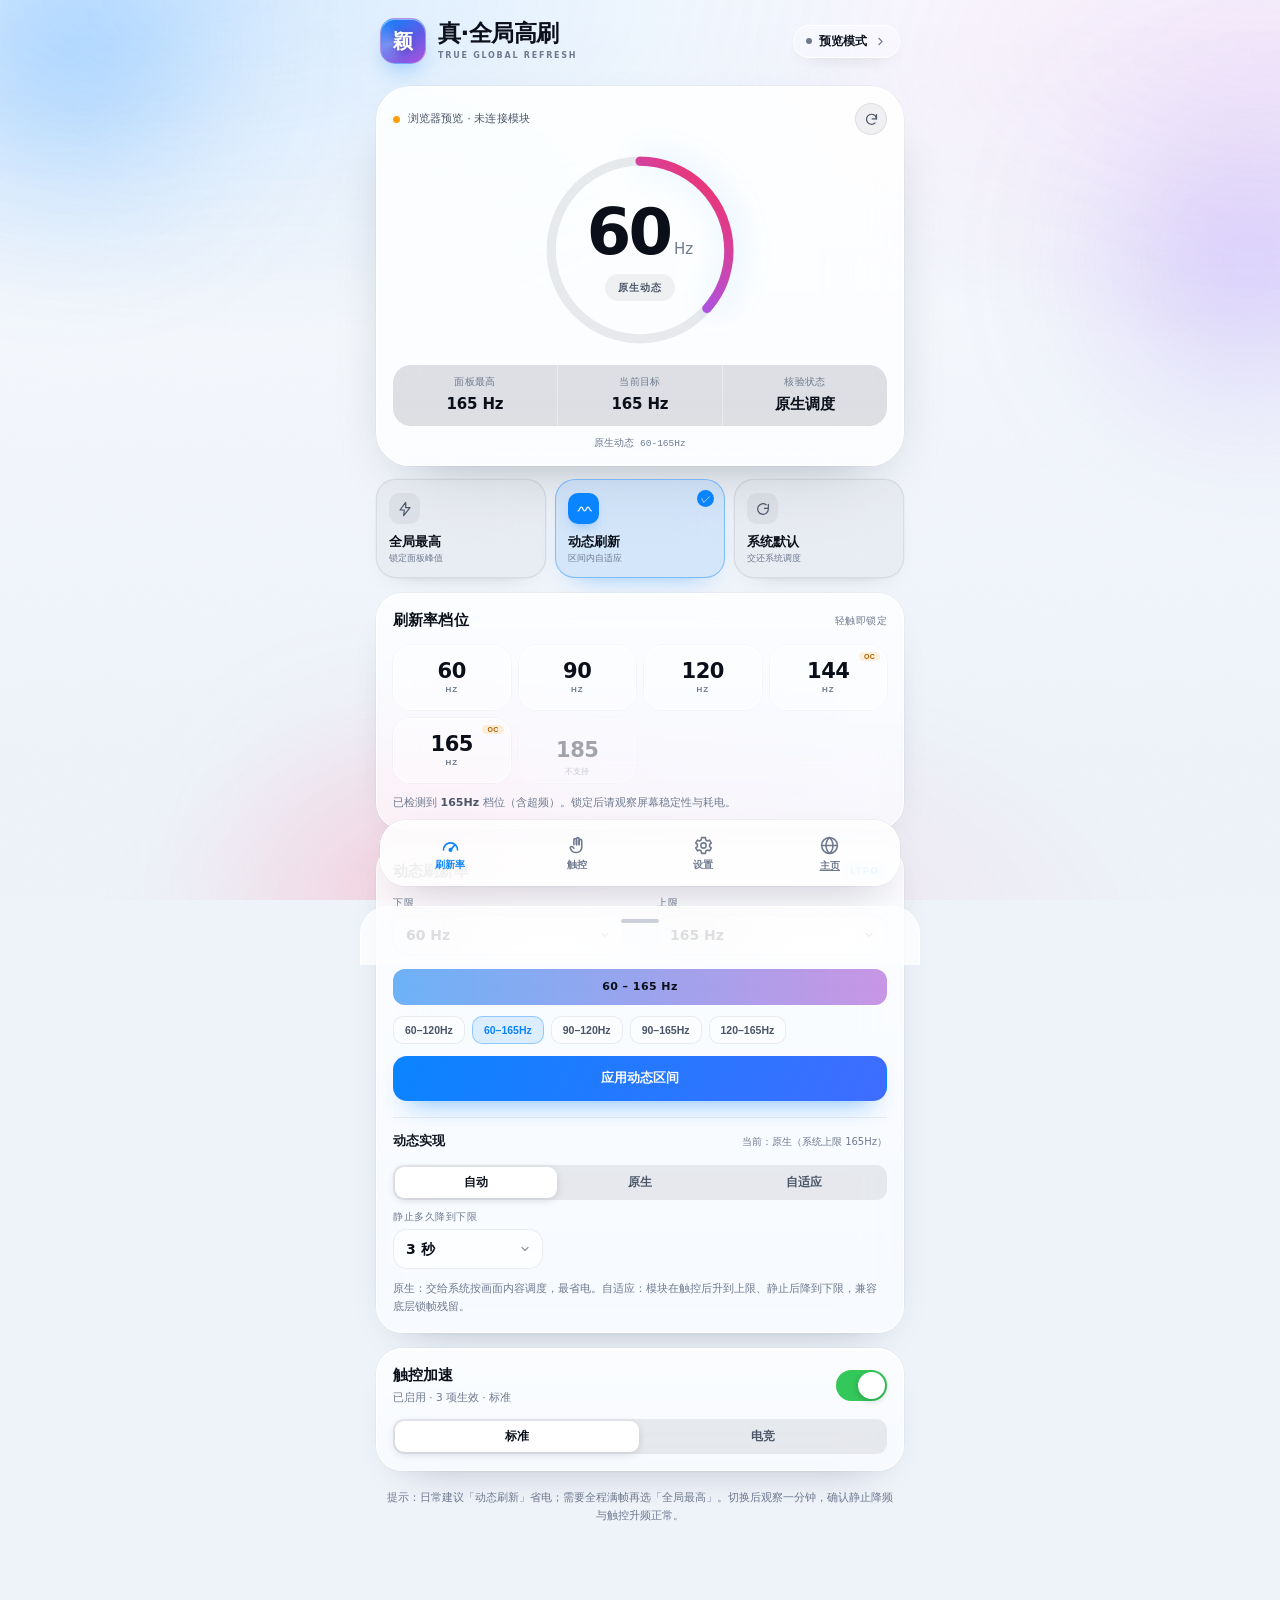
<file: module/webroot/index.html>
<!DOCTYPE html>
<html lang="zh-CN">
<head>
<meta charset="UTF-8">
<meta name="viewport" content="width=device-width, initial-scale=1, maximum-scale=1, viewport-fit=cover">
<meta name="theme-color" content="#eef3fa" id="themeColor">
<script>try{var t=localStorage.getItem("hfr_theme_v1");if(t==="light"||t==="dark")document.documentElement.setAttribute("data-theme",t);}catch(e){}</script>
<title>真·全局高刷 · 颖哥</title>
<link rel="stylesheet" href="style.css">
</head>
<body>
<div class="bg" aria-hidden="true">
  <span class="orb o1"></span>
  <span class="orb o2"></span>
  <span class="orb o3"></span>
  <span class="grid"></span>
  <span class="noise"></span>
</div>

<header class="top">
  <div class="brand">
    <div class="mark"><span>颖</span></div>
    <div class="brand-txt">
      <h1>真·全局高刷</h1>
      <p>TRUE GLOBAL REFRESH</p>
    </div>
  </div>
  <button class="dev-pill" id="devPill" type="button">
    <span class="dot" id="devDot"></span>
    <b id="devName">读取中</b>
    <svg viewBox="0 0 24 24"><path d="M9 6l6 6-6 6"/></svg>
  </button>
</header>

<button class="update-bar" id="updateBar" type="button" hidden>
  <span class="ub-dot"></span>
  <span class="ub-txt"><b>发现新版本 <i id="updateVer"></i></b><em id="updateNote">点此查看更新内容</em></span>
  <svg viewBox="0 0 24 24"><path d="M9 6l6 6-6 6"/></svg>
</button>

<main id="main">

  <!-- ================= 刷新率 ================= -->
  <section class="page on" id="page-rate">

    <div class="hero card">
      <div class="hero-head">
        <div class="eyebrow"><span class="pulse" id="liveDot"></span><span id="liveLabel">正在连接模块引擎</span></div>
        <button class="icon-btn" id="btnRefresh" type="button" aria-label="刷新状态">
          <svg viewBox="0 0 24 24"><path d="M20 11a8 8 0 1 0-2.3 6.3"/><path d="M20 4v7h-7"/></svg>
        </button>
      </div>

      <div class="gauge-wrap">
        <svg class="gauge" viewBox="0 0 240 240" aria-hidden="true">
          <defs>
            <linearGradient id="ringGrad" x1="0" y1="0" x2="1" y2="1">
              <stop offset="0%" stop-color="#0a84ff"/>
              <stop offset="52%" stop-color="#af52de"/>
              <stop offset="100%" stop-color="#ff2d55"/>
            </linearGradient>
            <filter id="ringGlow" x="-40%" y="-40%" width="180%" height="180%">
              <feGaussianBlur stdDeviation="6" result="b"/>
              <feMerge><feMergeNode in="b"/><feMergeNode in="SourceGraphic"/></feMerge>
            </filter>
          </defs>
          <circle class="track" cx="120" cy="120" r="96"/>
          <circle class="prog" id="ring" cx="120" cy="120" r="96"/>
          <g class="ticks" id="ticks"></g>
        </svg>
        <div class="gauge-center">
          <div class="hz"><b id="curHz">--</b><span>Hz</span></div>
          <div class="hz-tag" id="curTag">待机</div>
        </div>
      </div>

      <div class="hero-stats">
        <div><em>面板最高</em><b id="statMax">--</b></div>
        <div><em>当前目标</em><b id="statTarget">--</b></div>
        <div><em>核验状态</em><b id="statVerify">--</b></div>
      </div>
      <div class="method" id="methodLine">正在读取 SurfaceFlinger 状态…</div>
    </div>

    <div class="presets" id="presets">
      <button class="preset" type="button" data-preset="max">
        <span class="p-ico">
          <svg viewBox="0 0 24 24"><path d="M13 2L4.5 13.5H11l-1 8.5L19.5 10H13z"/></svg>
        </span>
        <b>全局最高</b>
        <em>锁定面板峰值</em>
      </button>
      <button class="preset" type="button" data-preset="dynamic">
        <span class="p-ico">
          <svg viewBox="0 0 24 24"><path d="M3 15c2.5 0 2.5-6 5-6s2.5 6 5 6 2.5-6 5-6 2.5 6 5 6"/></svg>
        </span>
        <b>动态刷新</b>
        <em>区间内自适应</em>
      </button>
      <button class="preset" type="button" data-preset="off">
        <span class="p-ico">
          <svg viewBox="0 0 24 24"><path d="M20 12a8 8 0 1 1-3.2-6.4"/><path d="M20 5v6h-6"/></svg>
        </span>
        <b>系统默认</b>
        <em>交还系统调度</em>
      </button>
    </div>

    <section class="block">
      <div class="block-h">
        <h2>刷新率档位</h2>
        <span>轻触即锁定</span>
      </div>
      <div class="rates" id="rates">
        <div class="skel"></div><div class="skel"></div><div class="skel"></div><div class="skel"></div>
      </div>
      <p class="fine" id="ratesHint">正在扫描显示档位…</p>
    </section>

    <section class="block">
      <div class="block-h">
        <h2>动态刷新率</h2>
        <span class="tag">LTPO</span>
      </div>
      <div class="dyn">
        <div class="dyn-row">
          <label class="sel">
            <em>下限</em>
            <select id="dynMin"></select>
          </label>
          <span class="dash"></span>
          <label class="sel">
            <em>上限</em>
            <select id="dynMax"></select>
          </label>
        </div>
        <div class="dyn-bar">
          <i id="dynFill"></i>
          <b id="dynLabel">60 – 120 Hz</b>
        </div>
        <div class="dyn-presets" id="dynPresets"></div>
        <button class="btn ghost" id="btnApplyDyn" type="button">应用动态区间</button>

        <div class="dyn-engine">
          <div class="engine-h"><b>动态实现</b><span id="dynEngineHint">自动选择</span></div>
          <div class="seg wide" id="dynEngineSeg">
            <button type="button" data-engine="auto">自动</button>
            <button type="button" data-engine="native">原生</button>
            <button type="button" data-engine="adaptive">自适应</button>
          </div>
          <div class="dyn-row idle-row">
            <label class="sel">
              <em>静止多久降到下限</em>
              <select id="dynIdle">
                <option value="2000">2 秒</option>
                <option value="3000">3 秒</option>
                <option value="5000">5 秒</option>
                <option value="8000">8 秒</option>
              </select>
            </label>
          </div>
        </div>
      </div>
      <p class="fine">原生：交给系统按画面内容调度，最省电。自适应：模块在触控后升到上限、静止后降到下限，兼容底层锁帧残留。</p>
    </section>

    <section class="block touch-card">
      <div class="row">
        <div class="row-txt">
          <h3>触控加速</h3>
          <p id="touchSummary">输入链路提权，滑动更跟手</p>
        </div>
        <label class="switch"><input type="checkbox" id="touchSwitch"><i></i></label>
      </div>
      <div class="seg" id="touchLevelSeg">
        <button type="button" data-level="standard">标准</button>
        <button type="button" data-level="esports">电竞</button>
      </div>
    </section>

    <p class="tip" id="tipLine">提示：日常建议「动态刷新」省电；需要全程满帧再选「全局最高」。切换后观察一分钟，确认静止降频与触控升频正常。</p>
  </section>

  <!-- ================= 触控 ================= -->
  <section class="page" id="page-touch">
    <div class="page-h">
      <h1>触控</h1>
      <p>输入优先级 · 内核 boost · 渲染提频</p>
    </div>

    <div class="card touch-hero">
      <div class="row">
        <div class="row-txt">
          <h3>触控加速</h3>
          <p id="touchHeroState">读取中…</p>
        </div>
        <label class="switch"><input type="checkbox" id="touchSwitch2"><i></i></label>
      </div>
      <div class="seg wide" id="touchLevelSeg2">
        <button type="button" data-level="standard">标准</button>
        <button type="button" data-level="esports">电竞</button>
      </div>
      <p class="fine">标准：输入 boost + 触控 HAL 提权。电竞：额外提升 GPU 频率策略与调度器 boost，耗电增加。</p>
    </div>

    <section class="block">
      <div class="block-h">
        <h2>生效节点</h2>
        <span id="touchCount">--</span>
      </div>
      <ul class="nodes" id="nodes"></ul>
      <p class="fine">仅写入真实存在的内核节点，并记录原值用于恢复；不同机型可用节点不同。</p>
    </section>

    <section class="block note">
      <h3>关于「跟手」</h3>
      <p>高刷负责画面更新频率，触控加速负责缩短从触摸到渲染的链路延迟。二者叠加，滑动才既顺滑又跟手。</p>
      <p>模块不会修改触控采样率固件，采样率由屏幕与厂商 HAL 决定；模块做的是让输入事件更快被调度、更快上屏。</p>
    </section>
  </section>

  <!-- ================= 设置 ================= -->
  <section class="page" id="page-set">
    <div class="page-h">
      <h1>设置</h1>
      <p>锁定策略 · 运行方式 · 设备信息</p>
    </div>

    <section class="block">
      <div class="block-h"><h2>外观</h2><span>Glass</span></div>
      <div class="list">
        <div class="list-row col">
          <div><b>主题</b><em>跟随系统 / 浅色 / 深色</em></div>
          <div class="seg" id="themeSeg">
            <button type="button" data-theme="auto">自动</button>
            <button type="button" data-theme="light">浅色</button>
            <button type="button" data-theme="dark">深色</button>
          </div>
        </div>
      </div>
    </section>

    <section class="block">
      <div class="block-h"><h2>刷新率策略</h2></div>
      <div class="list">
        <div class="list-row" id="rowDeep">
          <div><b>深度锁帧</b><em>SurfaceFlinger 底层锁定，压住应用自身帧率投票</em></div>
          <label class="switch"><input type="checkbox" id="swDeep"><i></i></label>
        </div>
        <div class="list-row">
          <div><b>帧率浮窗</b><em>系统原生刷新率指示器，用于肉眼核验</em></div>
          <label class="switch"><input type="checkbox" id="swOverlay"><i></i></label>
        </div>
        <div class="list-row" id="rowOplus" hidden>
          <div><b>OPPO 兼容模式</b><em>关闭欧加 LTPO 动态帧率开关，重启后生效</em></div>
          <label class="switch"><input type="checkbox" id="swOplus"><i></i></label>
        </div>
      </div>
    </section>

    <section class="block">
      <div class="block-h"><h2>运行方式</h2></div>
      <div class="list">
        <div class="list-row">
          <div><b>开机自动应用</b><em>开机完成后自动恢复上次配置</em></div>
          <label class="switch"><input type="checkbox" id="swBoot"><i></i></label>
        </div>
        <div class="list-row">
          <div><b>后台守护</b><em>息屏亮屏与漂移时自动重新锁定</em></div>
          <label class="switch"><input type="checkbox" id="swDaemon"><i></i></label>
        </div>
      </div>
    </section>

    <section class="block">
      <div class="block-h"><h2>设备</h2></div>
      <div class="kv" id="deviceKv"></div>
    </section>

    <section class="block">
      <div class="block-h"><h2>维护</h2></div>
      <div class="list">
        <button class="list-row act" type="button" id="btnScan">
          <div><b>重新扫描显示档位</b><em>刷入超频 DTBO 后使用</em></div>
          <svg viewBox="0 0 24 24"><path d="M9 6l6 6-6 6"/></svg>
        </button>
        <button class="list-row act" type="button" id="btnCompat">
          <div><b>兼容性自检</b><em>检测本机可用的锁帧 / 动态接口</em></div>
          <svg viewBox="0 0 24 24"><path d="M9 6l6 6-6 6"/></svg>
        </button>
        <button class="list-row act" type="button" id="btnLog">
          <div><b>运行日志</b><em>最近 120 行执行记录</em></div>
          <svg viewBox="0 0 24 24"><path d="M9 6l6 6-6 6"/></svg>
        </button>
        <button class="list-row act" type="button" id="btnChangelog">
          <div><b>检查更新</b><em id="changelogHint">查看新版本与更新日志</em></div>
          <svg viewBox="0 0 24 24"><path d="M9 6l6 6-6 6"/></svg>
        </button>
        <button class="list-row act danger" type="button" id="btnRestore">
          <div><b>恢复系统默认</b><em>还原刷新率设置与触控节点</em></div>
          <svg viewBox="0 0 24 24"><path d="M9 6l6 6-6 6"/></svg>
        </button>
      </div>
    </section>

    <section class="about">
      <div class="about-mark">颖</div>
      <div>
        <b>真·全局高刷 <span id="aboutVer">v2.0.0</span></b>
        <em>作者 · 颖哥</em>
      </div>
    </section>
    <p class="tip">修改系统显示策略存在兼容性风险。若出现闪屏、黑屏或耗电异常，请点「恢复系统默认」并重启。</p>
  </section>

</main>

<nav class="tabbar" id="tabbar">
  <span class="ind" id="tabInd"></span>
  <button class="tab on" type="button" data-tab="rate">
    <svg viewBox="0 0 24 24"><path d="M4 17a8 8 0 1 1 16 0"/><path d="M12 17l4.6-5.4"/><circle cx="12" cy="17" r="1.4"/></svg>
    <span>刷新率</span>
  </button>
  <button class="tab" type="button" data-tab="touch">
    <svg viewBox="0 0 24 24"><path d="M9 11V5.5a1.5 1.5 0 0 1 3 0V11"/><path d="M12 11V4.5a1.5 1.5 0 0 1 3 0V11"/><path d="M15 11V6.5a1.5 1.5 0 0 1 3 0V14a6 6 0 0 1-6 6h-1.6a5 5 0 0 1-3.7-1.7L5 15.5a1.6 1.6 0 0 1 2.4-2l1.6 1.6"/></svg>
    <span>触控</span>
  </button>
  <button class="tab" type="button" data-tab="set">
    <svg viewBox="0 0 24 24"><circle cx="12" cy="12" r="3"/><path d="M19 12a7 7 0 0 0-.1-1.2l2-1.5-2-3.4-2.3 1a7 7 0 0 0-2-1.2L14.2 3h-4.4l-.4 2.7a7 7 0 0 0-2 1.2l-2.3-1-2 3.4 2 1.5A7 7 0 0 0 5 12a7 7 0 0 0 .1 1.2l-2 1.5 2 3.4 2.3-1a7 7 0 0 0 2 1.2l.4 2.7h4.4l.4-2.7a7 7 0 0 0 2-1.2l2.3 1 2-3.4-2-1.5A7 7 0 0 0 19 12z"/></svg>
    <span>设置</span>
  </button>
  <a class="tab site-tab" data-tab="site" href="https://yingge-dev.github.io/global-hfr/" target="_blank" rel="noopener" aria-label="打开项目主页">
    <svg viewBox="0 0 24 24"><circle cx="12" cy="12" r="9"/><path d="M3 12h18M12 3c2.8 2.6 4 5.7 4 9s-1.2 6.4-4 9c-2.8-2.6-4-5.7-4-9s1.2-6.4 4-9z"/></svg>
    <span>主页</span>
  </a>
</nav>

<div class="scrim" id="scrim"></div>
<div class="sheet" id="sheet" role="dialog" aria-modal="true">
  <div class="grip"></div>
  <div class="sheet-body" id="sheetBody"></div>
</div>
<div class="toast" id="toast"></div>

<script src="app.js"></script>
</body>
</html>
</file>
<file: module/webroot/style.css>
/* ============================================================
   真·全局高刷 · WebUI
   Glass Edition · Author: 颖哥
   ============================================================ */

:root{
  color-scheme: light;
  --bg:#eef3fa;
  --bg-2:#f8fafd;
  --text:#0a0f1a;
  --text-2:#4a5568;
  --text-3:#6f7a8f;
  --glass:rgba(255,255,255,.50);
  --glass-strong:rgba(255,255,255,.70);
  --glass-soft:rgba(255,255,255,.34);
  --fill:rgba(120,120,128,.10);
  --fill-2:rgba(120,120,128,.06);
  --stroke:rgba(255,255,255,.88);
  --edge:rgba(15,23,42,.06);
  --hairline:rgba(15,23,42,.075);
  --highlight:rgba(255,255,255,.9);
  --track:rgba(15,23,42,.085);
  --tick:rgba(15,23,42,.18);
  --blue:#0a84ff;
  --blue-2:#5ac8fa;
  --purple:#af52de;
  --pink:#ff2d55;
  --green:#34c759;
  --orange:#ff9f0a;
  --red:#ff3b30;
  --blue-soft:rgba(10,132,255,.12);
  --green-soft:rgba(52,199,89,.14);
  --orange-soft:rgba(255,159,10,.14);
  --red-soft:rgba(255,59,48,.12);
  --shadow:0 24px 60px -34px rgba(15,23,42,.42);
  --shadow-float:0 18px 44px -22px rgba(15,23,42,.36);
  --seg-track:rgba(118,118,128,.14);
  --seg-pill:#ffffff;
  --tab-bg:rgba(255,255,255,.88);
  --card:linear-gradient(180deg,rgba(255,255,255,.78),rgba(255,255,255,.58));
  --card-strong:linear-gradient(180deg,rgba(255,255,255,.88),rgba(255,255,255,.70));
  --input:rgba(255,255,255,.72);
  --icon-bg:rgba(118,118,128,.10);
  --code:rgba(15,23,42,.05);
  --orb1:#4fa8ff;
  --orb2:#a78bfa;
  --orb3:#ff8fab;
  --wash1:rgba(10,132,255,.14);
  --wash2:rgba(175,82,222,.12);
  --wash3:rgba(255,45,85,.08);
  --sheen:rgba(255,255,255,.55);
  --grad:linear-gradient(118deg,#0a84ff,#af52de 55%,#ff2d55);
  --r-lg:30px;
  --r-md:20px;
  --r-sm:14px;
  --safe-t:env(safe-area-inset-top,0px);
  --safe-b:env(safe-area-inset-bottom,0px);
  --font:-apple-system,BlinkMacSystemFont,"SF Pro Text","SF Pro Display","MiSans","HarmonyOS Sans SC","PingFang SC","Noto Sans SC",system-ui,sans-serif;
  --mono:"SF Mono",ui-monospace,"Roboto Mono",Menlo,monospace;
}

@media (prefers-color-scheme: dark){
  :root:not([data-theme="light"]){
    color-scheme: dark;
    --bg:#07080d;
    --bg-2:#0b0d14;
    --text:#f5f7ff;
    --text-2:#b4bccd;
    --text-3:#8b93a7;
    --glass:rgba(28,30,40,.50);
    --glass-strong:rgba(30,32,42,.72);
    --glass-soft:rgba(255,255,255,.055);
    --fill:rgba(255,255,255,.07);
    --fill-2:rgba(255,255,255,.04);
    --stroke:rgba(255,255,255,.13);
    --edge:rgba(255,255,255,.06);
    --hairline:rgba(255,255,255,.09);
    --highlight:rgba(255,255,255,.09);
    --track:rgba(255,255,255,.10);
    --tick:rgba(255,255,255,.22);
    --blue-soft:rgba(10,132,255,.18);
    --green-soft:rgba(52,199,89,.18);
    --orange-soft:rgba(255,159,10,.18);
    --red-soft:rgba(255,59,48,.18);
    --shadow:0 28px 70px -30px #000;
    --shadow-float:0 20px 50px -24px #000;
    --seg-track:rgba(118,118,128,.28);
    --seg-pill:rgba(255,255,255,.18);
    --tab-bg:rgba(22,24,32,.90);
  --card:linear-gradient(180deg,rgba(36,38,48,.78),rgba(26,28,36,.66));
  --card-strong:linear-gradient(180deg,rgba(40,42,52,.84),rgba(28,30,38,.72));
    --card:linear-gradient(180deg,rgba(36,38,48,.78),rgba(26,28,36,.66));
    --card-strong:linear-gradient(180deg,rgba(40,42,52,.84),rgba(28,30,38,.72));
    --input:rgba(255,255,255,.06);
    --icon-bg:rgba(255,255,255,.08);
    --code:rgba(0,0,0,.35);
    --orb1:#1d4ed8;
    --orb2:#6d28d9;
    --orb3:#be185d;
    --wash1:rgba(29,78,216,.22);
    --wash2:rgba(109,40,217,.20);
    --wash3:rgba(190,24,93,.14);
    --sheen:rgba(255,255,255,.06);
  }
}

:root[data-theme="dark"]{
  color-scheme: dark;
  --bg:#07080d;
  --bg-2:#0b0d14;
  --text:#f5f7ff;
  --text-2:#b4bccd;
  --text-3:#8b93a7;
  --glass:rgba(28,30,40,.50);
  --glass-strong:rgba(30,32,42,.72);
  --glass-soft:rgba(255,255,255,.055);
  --fill:rgba(255,255,255,.07);
  --fill-2:rgba(255,255,255,.04);
  --stroke:rgba(255,255,255,.13);
  --edge:rgba(255,255,255,.06);
  --hairline:rgba(255,255,255,.09);
  --highlight:rgba(255,255,255,.09);
  --track:rgba(255,255,255,.10);
  --tick:rgba(255,255,255,.22);
  --blue-soft:rgba(10,132,255,.18);
  --green-soft:rgba(52,199,89,.18);
  --orange-soft:rgba(255,159,10,.18);
  --red-soft:rgba(255,59,48,.18);
  --shadow:0 28px 70px -30px #000;
  --shadow-float:0 20px 50px -24px #000;
  --seg-track:rgba(118,118,128,.28);
  --seg-pill:rgba(255,255,255,.18);
  --tab-bg:rgba(22,24,32,.90);
  --card:linear-gradient(180deg,rgba(36,38,48,.78),rgba(26,28,36,.66));
  --card-strong:linear-gradient(180deg,rgba(40,42,52,.84),rgba(28,30,38,.72));
  --input:rgba(255,255,255,.06);
  --icon-bg:rgba(255,255,255,.08);
  --code:rgba(0,0,0,.35);
  --orb1:#1d4ed8;
  --orb2:#6d28d9;
  --orb3:#be185d;
  --wash1:rgba(29,78,216,.22);
  --wash2:rgba(109,40,217,.20);
  --wash3:rgba(190,24,93,.14);
  --sheen:rgba(255,255,255,.06);
}

:root[data-theme="light"]{ color-scheme: light; }

*{box-sizing:border-box;-webkit-tap-highlight-color:transparent}
html,body{margin:0;padding:0}
html{background:var(--bg)}
body{
  min-height:100dvh;
  color:var(--text);
  font-family:var(--font);
  font-size:14px;
  line-height:1.5;
  background:linear-gradient(180deg,var(--bg-2) 0%,var(--bg) 46%,var(--bg) 100%);
  overflow-x:hidden;
  padding-bottom:calc(112px + var(--safe-b));
  transition:background .45s ease,color .3s ease;
  -webkit-font-smoothing:antialiased;
}

/* ---------- 壁纸 / 光斑 ---------- */
.bg{position:fixed;inset:0;z-index:0;pointer-events:none;overflow:hidden}
.bg::before{
  content:"";position:absolute;inset:0;
  background:linear-gradient(180deg,var(--sheen),transparent 30%);
}
.bg::after{
  content:"";position:absolute;inset:0;
  background:
    radial-gradient(90% 60% at 18% 0%,var(--wash1),transparent 62%),
    radial-gradient(80% 55% at 100% 6%,var(--wash2),transparent 60%),
    radial-gradient(70% 50% at 50% 104%,var(--wash3),transparent 62%);
}
.orb{position:absolute;border-radius:50%;filter:blur(78px);opacity:.60;will-change:transform}
.o1{width:380px;height:380px;left:-120px;top:-140px;background:radial-gradient(circle,var(--orb1),transparent 68%);animation:drift 26s ease-in-out infinite}
.o2{width:360px;height:360px;right:-150px;top:80px;background:radial-gradient(circle,var(--orb2),transparent 68%);animation:drift 31s ease-in-out infinite reverse}
.o3{width:330px;height:330px;left:18%;bottom:-160px;background:radial-gradient(circle,var(--orb3),transparent 68%);opacity:.5;animation:drift 36s ease-in-out infinite}
.grid{display:none}
.noise{
  position:absolute;inset:0;opacity:.035;mix-blend-mode:overlay;
  background-image:url("data:image/svg+xml,%3Csvg xmlns='http://www.w3.org/2000/svg' width='140' height='140'%3E%3Cfilter id='n'%3E%3CfeTurbulence type='fractalNoise' baseFrequency='.85' numOctaves='2'/%3E%3C/filter%3E%3Crect width='100%25' height='100%25' filter='url(%23n)' opacity='.55'/%3E%3C/svg%3E");
}
@keyframes drift{
  0%,100%{transform:translate3d(0,0,0) scale(1)}
  50%{transform:translate3d(22px,28px,0) scale(1.06)}
}

/* ---------- 顶栏 ---------- */
.top{
  position:relative;z-index:2;
  width:min(560px,100%);
  margin:0 auto;
  padding:calc(18px + var(--safe-t)) 20px 6px;
  display:flex;align-items:center;justify-content:space-between;gap:12px;
}
.brand{display:flex;align-items:center;gap:12px;min-width:0}
.mark{
  width:46px;height:46px;flex:none;border-radius:15px;
  display:grid;place-items:center;
  background:linear-gradient(145deg,#0a84ff,#5e5ce6 55%,#af52de);
  border:1px solid rgba(255,255,255,.35);
  box-shadow:0 12px 26px -12px rgba(10,132,255,.75),inset 0 1px 0 rgba(255,255,255,.45);
  position:relative;overflow:hidden;
}
.mark::after{
  content:"";position:absolute;inset:-40%;
  background:conic-gradient(from 180deg,transparent,rgba(255,255,255,.55),transparent 42%);
  animation:sheen 7s linear infinite;opacity:.5;
}
@keyframes sheen{to{transform:rotate(1turn)}}
.mark span{
  position:relative;z-index:1;font-size:20px;font-weight:700;color:#fff;
  text-shadow:0 1px 6px rgba(0,0,0,.18);
}
.brand-txt{min-width:0}
.brand-txt h1{margin:0;font-size:23px;font-weight:700;letter-spacing:-.02em;line-height:1.15}
.brand-txt p{
  margin:4px 0 0;font-size:8px;letter-spacing:.22em;color:var(--text-3);
  font-family:var(--font);font-weight:600;white-space:nowrap;
}
.dev-pill{
  display:flex;align-items:center;gap:7px;max-width:44%;
  padding:8px 12px;border-radius:999px;
  background:var(--glass-soft);border:1px solid var(--stroke);
  color:var(--text-2);font-family:var(--font);font-size:11.5px;font-weight:500;
  backdrop-filter:blur(24px) saturate(160%);-webkit-backdrop-filter:blur(24px) saturate(160%);
  box-shadow:0 8px 20px -14px rgba(15,23,42,.4);
  transition:transform .2s ease,background .3s;
}
.dev-pill:active{transform:scale(.97)}
.dev-pill b{font-weight:600;white-space:nowrap;overflow:hidden;text-overflow:ellipsis;color:var(--text)}
.dev-pill svg{width:13px;height:13px;fill:none;stroke:var(--text-3);stroke-width:2;stroke-linecap:round;flex:none}
.dot{width:6px;height:6px;border-radius:50%;background:var(--text-3);flex:none}
.dot.on{background:var(--green);box-shadow:0 0 0 3px var(--green-soft)}
.dot.err{background:var(--red);box-shadow:0 0 0 3px var(--red-soft)}

/* ---------- 页面 ---------- */
main{position:relative;z-index:1;width:min(560px,100%);margin:0 auto;padding:6px 16px 0}
.page{display:none;animation:pageIn .38s cubic-bezier(.2,.8,.2,1)}
.page.on{display:block}
@keyframes pageIn{from{opacity:0;transform:translateY(8px)}to{opacity:1;transform:none}}
.page-h{padding:14px 4px 4px}
.page-h h1{margin:0;font-size:28px;font-weight:750;letter-spacing:-.025em}
.page-h p{margin:5px 0 0;font-size:11.5px;color:var(--text-3);letter-spacing:.02em}

/* ---------- 玻璃卡片 ---------- */
.card{
  position:relative;
  background:var(--card-strong);
  border:1px solid var(--stroke);
  border-radius:var(--r-lg);
  backdrop-filter:blur(32px) saturate(180%);-webkit-backdrop-filter:blur(32px) saturate(180%);
  box-shadow:0 0 0 .5px var(--edge),var(--shadow),inset 0 1px 0 var(--highlight);
  overflow:hidden;
  transition:background .35s,border-color .35s;
}

/* ---------- 仪表盘 ---------- */
.hero{margin-top:10px;padding:16px 16px 14px;border-radius:34px}
.hero-head{display:flex;align-items:center;justify-content:space-between}
.eyebrow{display:flex;align-items:center;gap:8px;font-size:11px;color:var(--text-2);letter-spacing:.01em}
.pulse{width:7px;height:7px;border-radius:50%;background:var(--green);box-shadow:0 0 0 0 var(--green-soft);animation:pulse 2.6s infinite}
.pulse.bad{background:var(--red);animation:none}
.pulse.warn{background:var(--orange);animation:none}
@keyframes pulse{
  0%{box-shadow:0 0 0 0 rgba(52,199,89,.45)}
  70%{box-shadow:0 0 0 9px rgba(52,199,89,0)}
  100%{box-shadow:0 0 0 0 rgba(52,199,89,0)}
}
.icon-btn{
  width:32px;height:32px;border-radius:50%;display:grid;place-items:center;
  background:var(--icon-bg);border:1px solid var(--hairline);color:var(--text-2);
  transition:transform .28s ease,background .3s;
}
.icon-btn svg{width:15px;height:15px;fill:none;stroke:currentColor;stroke-width:1.9;stroke-linecap:round;stroke-linejoin:round}
.icon-btn:active{transform:rotate(120deg) scale(.94)}
.icon-btn.spin svg{animation:spin .9s linear infinite}
@keyframes spin{to{transform:rotate(360deg)}}

.gauge-wrap{position:relative;width:222px;height:222px;margin:4px auto 0;display:grid;place-items:center}
.gauge{width:100%;height:100%;overflow:visible}
.gauge .track{fill:none;stroke:var(--track);stroke-width:10}
.gauge .prog{
  fill:none;stroke:url(#ringGrad);stroke-width:10;stroke-linecap:round;
  filter:drop-shadow(0 6px 16px rgba(10,132,255,.18));
  stroke-dasharray:603.19;stroke-dashoffset:603.19;
  transform:rotate(-90deg);transform-origin:120px 120px;
  transition:stroke-dashoffset 1s cubic-bezier(.22,.9,.25,1),opacity .4s;
}
.gauge.dim .prog{opacity:.18}
.ticks{display:none}
.ticks line{stroke:var(--tick);stroke-width:1.4;stroke-linecap:round;transition:.5s}
.ticks line.major{stroke:var(--text-3);opacity:.55;stroke-width:1.6}
.ticks line.hot{stroke:var(--blue);opacity:.9}
.gauge-center{position:absolute;inset:0;display:flex;flex-direction:column;align-items:center;justify-content:center;gap:2px}
.hz{display:flex;align-items:baseline;gap:4px}
.hz b{
  font-family:var(--font);font-size:64px;font-weight:600;letter-spacing:-.045em;line-height:1;
  font-variant-numeric:tabular-nums;color:var(--text);
}
.hz span{font-size:15px;color:var(--text-3);font-weight:500}
.hz-tag{
  margin-top:8px;font-size:10px;font-weight:600;letter-spacing:.08em;color:var(--text-2);
  padding:5px 12px;border-radius:999px;background:var(--icon-bg);border:1px solid transparent;
}
.hz-tag.ok{color:#1c8a3a;background:var(--green-soft)}
.hz-tag.warn{color:#b26a00;background:var(--orange-soft)}
:root[data-theme="dark"] .hz-tag.ok{color:#5ee58a}
:root[data-theme="dark"] .hz-tag.warn{color:#ffc45c}
@media (prefers-color-scheme: dark){
  :root:not([data-theme="light"]) .hz-tag.ok{color:#5ee58a}
  :root:not([data-theme="light"]) .hz-tag.warn{color:#ffc45c}
}

.hero-stats{display:grid;grid-template-columns:repeat(3,1fr);gap:1px;background:var(--hairline);border-radius:18px;overflow:hidden;margin-top:4px}
.hero-stats div{background:var(--fill);padding:10px 6px;text-align:center}
.hero-stats em{display:block;font-style:normal;font-size:9.5px;letter-spacing:.04em;color:var(--text-3);margin-bottom:4px}
.hero-stats b{font-family:var(--font);font-size:15px;font-weight:650;font-variant-numeric:tabular-nums;letter-spacing:-.01em;color:var(--text)}
.method{margin-top:11px;text-align:center;font-size:9.5px;color:var(--text-3);font-family:var(--mono);
  white-space:nowrap;overflow:hidden;text-overflow:ellipsis}

/* ---------- 预设 ---------- */
.presets{display:grid;grid-template-columns:repeat(3,1fr);gap:9px;margin-top:13px}
.preset{
  position:relative;display:flex;flex-direction:column;align-items:flex-start;gap:1px;
  padding:13px 12px 12px;border-radius:20px;
  background:var(--fill-2);border:1px solid var(--hairline);color:var(--text);
  text-align:left;transition:transform .25s cubic-bezier(.2,.8,.2,1),background .3s,border-color .3s;
  backdrop-filter:blur(20px);-webkit-backdrop-filter:blur(20px);
  box-shadow:0 0 0 .5px var(--edge),0 10px 24px -22px rgba(15,23,42,.5);
}
.preset:active{transform:scale(.965)}
.preset .p-ico{
  width:31px;height:31px;border-radius:10px;display:grid;place-items:center;margin-bottom:8px;
  background:var(--icon-bg);color:var(--text-2);transition:.28s;
}
.preset .p-ico svg{width:16px;height:16px;fill:none;stroke:currentColor;stroke-width:1.8;stroke-linecap:round;stroke-linejoin:round}
.preset b{font-size:13px;font-weight:650;letter-spacing:.01em}
.preset em{font-style:normal;font-size:9px;color:var(--text-3);white-space:nowrap}
.preset.on{
  background:var(--blue-soft);border-color:rgba(10,132,255,.42);
  box-shadow:0 12px 28px -20px rgba(10,132,255,.75);
}
.preset.on .p-ico{color:#fff;background:var(--blue);box-shadow:0 6px 14px -8px rgba(10,132,255,.8)}
.preset.on::after{
  content:"✓";position:absolute;top:10px;right:10px;width:17px;height:17px;border-radius:50%;
  background:var(--blue);color:#fff;font-size:10px;line-height:1;display:grid;place-items:center;
}

/* ---------- 区块 ---------- */
.block{
  margin-top:15px;padding:16px;
  background:var(--card);border:1px solid var(--stroke);border-radius:26px;
  backdrop-filter:blur(28px) saturate(170%);-webkit-backdrop-filter:blur(28px) saturate(170%);
  box-shadow:0 0 0 .5px var(--edge),0 18px 44px -32px rgba(15,23,42,.45),inset 0 1px 0 var(--highlight);
  transition:background .35s,border-color .35s;
}
.block-h{display:flex;align-items:center;justify-content:space-between;margin-bottom:13px}
.block-h h2{margin:0;font-size:14.5px;font-weight:700;letter-spacing:.01em}
.block-h span{font-size:10px;color:var(--text-3);letter-spacing:.04em}
.tag{
  font-size:9px !important;letter-spacing:.12em !important;color:var(--blue) !important;font-weight:700;
  padding:3px 8px;border-radius:7px;background:var(--blue-soft);
}

/* ---------- 档位 ---------- */
.rates{display:grid;grid-template-columns:repeat(4,1fr);gap:8px}
.rate{
  position:relative;display:flex;flex-direction:column;align-items:center;justify-content:center;
  height:65px;border-radius:18px;border:1px solid var(--stroke);
  background:var(--glass-soft);color:var(--text);
  transition:transform .22s cubic-bezier(.2,.8,.2,1),background .28s,color .28s;
  overflow:hidden;box-shadow:0 0 0 .5px var(--edge);
}
.rate b{font-family:var(--font);font-size:21px;font-weight:650;letter-spacing:-.02em;font-variant-numeric:tabular-nums;line-height:1}
.rate i{font-style:normal;font-size:8px;color:var(--text-3);margin-top:3px;letter-spacing:.12em;font-weight:600}
.rate:active{transform:scale(.94)}
.rate.on{background:var(--blue);border-color:transparent;color:#fff;box-shadow:0 12px 26px -16px rgba(10,132,255,.9)}
.rate.on b{color:#fff}
.rate.on i{color:rgba(255,255,255,.72)}
.rate.off{opacity:.36}
.rate.off::after{content:"不支持";position:absolute;bottom:5px;font-size:8px;color:var(--text-3);letter-spacing:.04em}
.rate.off i{display:none}
.rate .oc{position:absolute;top:6px;right:6px;font-size:7px;font-weight:700;letter-spacing:.04em;padding:1px 5px;border-radius:5px;color:#b25f00;background:var(--orange-soft)}
.rate.on .oc{color:#fff;background:rgba(255,255,255,.22)}
.skel{height:65px;border-radius:18px;border:1px solid var(--stroke);
  background:linear-gradient(100deg,var(--glass-soft) 30%,var(--icon-bg) 50%,var(--glass-soft) 70%);
  background-size:220% 100%;animation:shimmer 1.4s infinite}
@keyframes shimmer{to{background-position:-120% 0}}
.fine{margin:11px 0 0;font-size:11px;line-height:1.65;color:var(--text-3)}
.fine b{color:var(--text-2);font-weight:650}

/* ---------- 动态区间 ---------- */
.dyn-row{display:flex;align-items:center;gap:10px}
.sel{flex:1;display:flex;flex-direction:column;gap:5px}
.sel em{font-style:normal;font-size:9.5px;color:var(--text-3);letter-spacing:.06em}
.sel select{
  width:100%;appearance:none;-webkit-appearance:none;
  padding:11px 30px 11px 12px;border-radius:14px;border:1px solid var(--hairline);
  background:var(--input) url("data:image/svg+xml,%3Csvg xmlns='http://www.w3.org/2000/svg' width='12' height='12' viewBox='0 0 24 24' fill='none' stroke='%238e8e93' stroke-width='2.4' stroke-linecap='round'%3E%3Cpath d='M6 9l6 6 6-6'/%3E%3C/svg%3E") no-repeat right 11px center;
  color:var(--text);font-family:var(--font);font-size:14px;font-weight:600;outline:none;
}
.sel select:focus{border-color:rgba(10,132,255,.5);box-shadow:0 0 0 3px var(--blue-soft)}
.dash{width:14px;height:1px;background:var(--hairline);margin-top:18px}
.dyn-bar{position:relative;margin-top:14px;height:36px;border-radius:12px;background:var(--track);overflow:hidden;display:grid;place-items:center}
.dyn-bar i{position:absolute;left:0;top:0;bottom:0;width:50%;
  background:linear-gradient(90deg,rgba(10,132,255,.55),rgba(175,82,222,.55));
  transition:.5s cubic-bezier(.2,.8,.2,1)}
.dyn-bar b{position:relative;font-family:var(--font);font-size:11px;font-weight:650;letter-spacing:.04em;color:var(--text)}
.dyn-presets{display:flex;flex-wrap:wrap;gap:7px;margin-top:11px}
.dyn-presets button{padding:7px 11px;border-radius:10px;border:1px solid var(--hairline);
  background:var(--glass-soft);color:var(--text-2);font-size:10.5px;font-weight:600;transition:.2s}
.dyn-presets button.on{color:var(--blue);border-color:rgba(10,132,255,.35);background:var(--blue-soft)}
.dyn-presets button:active{transform:scale(.96)}
.btn{width:100%;margin-top:12px;padding:13px;border-radius:14px;border:1px solid var(--hairline);
  background:var(--input);color:var(--text);font-size:12.5px;font-weight:650;font-family:var(--font);transition:.22s}
.btn:active{transform:scale(.985)}
.btn.ghost{border-color:transparent;color:#fff;background:linear-gradient(118deg,#0a84ff,#3f6cff);
  box-shadow:0 14px 26px -16px rgba(10,132,255,.85)}
.btn.danger{background:var(--red-soft);border-color:rgba(255,59,48,.25);color:var(--red)}

/* ---------- 开关 / 分段 ---------- */
.switch{position:relative;width:51px;height:31px;flex:none;display:block}
.switch input{position:absolute;opacity:0;width:100%;height:100%;margin:0;z-index:2}
.switch i{position:absolute;inset:0;border-radius:999px;background:var(--seg-track);transition:.3s cubic-bezier(.2,.8,.2,1)}
.switch i::after{content:"";position:absolute;top:2px;left:2px;width:27px;height:27px;border-radius:50%;
  background:#fff;box-shadow:0 2px 6px rgba(0,0,0,.2);transition:.32s cubic-bezier(.2,.9,.25,1.15)}
.switch input:checked + i{background:var(--green)}
.switch input:checked + i::after{transform:translateX(20px)}
.switch input:focus-visible + i{outline:2px solid rgba(10,132,255,.6);outline-offset:2px}

.seg{display:flex;gap:2px;margin-top:13px;padding:2px;border-radius:11px;background:var(--seg-track)}
.seg button{flex:1;padding:8px 6px;border-radius:9px;border:0;background:transparent;color:var(--text-2);
  font-size:11.5px;font-family:var(--font);font-weight:600;transition:.24s}
.seg button:disabled{opacity:.35;pointer-events:none}
.seg button.on{color:var(--text);background:var(--seg-pill);box-shadow:0 2px 8px rgba(15,23,42,.14)}
.seg.wide{margin-top:14px}

.row{display:flex;align-items:center;justify-content:space-between;gap:14px}
.row-txt h3{margin:0;font-size:14.5px;font-weight:650}
.row-txt p{margin:3px 0 0;font-size:10.5px;color:var(--text-3)}
.touch-card{padding:16px}
.tip{margin:18px 6px 0;font-size:10.5px;line-height:1.7;color:var(--text-3);text-align:center}

/* ---------- 触控页 ---------- */
.touch-hero{padding:18px;margin-top:12px;background:var(--card-strong)}
.nodes{list-style:none;margin:0;padding:0;display:flex;flex-direction:column;
  background:var(--fill-2);border:1px solid var(--hairline);border-radius:18px;overflow:hidden}
.nodes li{display:flex;align-items:center;gap:10px;padding:11px 12px;background:transparent}
.nodes li + li{border-top:1px solid var(--hairline)}
.nodes .n-dot{width:6px;height:6px;border-radius:50%;flex:none;background:var(--text-3);opacity:.5}
.nodes .n-dot.ok{background:var(--green);opacity:1;box-shadow:0 0 0 3px var(--green-soft)}
.nodes .n-dot.miss{background:var(--text-3);opacity:.35}
.nodes .n-body{min-width:0;flex:1}
.nodes .n-name{font-size:12.5px;font-weight:600}
.nodes .n-path{font-size:9.5px;color:var(--text-3);font-family:var(--mono);white-space:nowrap;overflow:hidden;text-overflow:ellipsis}
.nodes .n-state{font-size:9.5px;color:var(--text-3);flex:none;font-weight:600}
.nodes .n-state.ok{color:var(--green)}
.note h3{margin:0 0 8px;font-size:13px;font-weight:700}
.note p{margin:0 0 8px;font-size:11px;line-height:1.75;color:var(--text-2)}
.note p:last-child{margin-bottom:0}

/* ---------- 设置页 ---------- */
.list{background:var(--fill-2);border:1px solid var(--hairline);border-radius:18px;overflow:hidden}
.list-row{display:flex;align-items:center;justify-content:space-between;gap:14px;
  padding:13px;background:transparent;border:0;color:var(--text);text-align:left;
  font-family:var(--font);width:100%}
.list-row + .list-row{border-top:1px solid var(--hairline)}
.list-row b{display:block;font-size:13.5px;font-weight:600}
.list-row em{display:block;font-style:normal;font-size:10.5px;color:var(--text-3);margin-top:2px;line-height:1.5}
.list-row.act{transition:background .2s;cursor:pointer}
.list-row.act:active{background:var(--icon-bg)}
.list-row.col{display:block}
.list-row.col .seg{margin-top:11px}
.list-row svg{width:15px;height:15px;fill:none;stroke:var(--text-3);stroke-width:2;stroke-linecap:round;flex:none}
.list-row.danger b{color:var(--red)}
.kv{display:flex;flex-direction:column;background:var(--fill-2);border:1px solid var(--hairline);border-radius:18px;overflow:hidden}
.kv div{display:flex;justify-content:space-between;gap:16px;padding:11px 13px;background:transparent}
.kv div + div{border-top:1px solid var(--hairline)}
.kv span{font-size:11.5px;color:var(--text-3)}
.kv b{font-size:11.5px;font-weight:600;font-family:var(--mono);max-width:62%;text-align:right;white-space:nowrap;overflow:hidden;text-overflow:ellipsis}
.about{display:flex;align-items:center;gap:12px;margin:22px 6px 0}
.about-mark{width:40px;height:40px;border-radius:13px;display:grid;place-items:center;
  font-weight:700;font-size:17px;color:#fff;background:linear-gradient(145deg,#0a84ff,#af52de);
  box-shadow:0 10px 22px -12px rgba(10,132,255,.8)}
.about b{display:block;font-size:12px}
.about em{display:block;font-style:normal;font-size:9.5px;color:var(--text-3);margin-top:2px}

/* ---------- 底栏 ---------- */
.tabbar{position:fixed;left:50%;bottom:calc(14px + var(--safe-b));transform:translateX(-50%);
  width:min(520px,calc(100% - 28px));z-index:30;
  display:grid;grid-template-columns:repeat(4,1fr);padding:6px;
  border-radius:26px;border:1px solid var(--stroke);
  background:var(--tab-bg);
  backdrop-filter:blur(34px) saturate(180%);-webkit-backdrop-filter:blur(34px) saturate(180%);
  box-shadow:0 0 0 .5px var(--edge),var(--shadow-float),inset 0 1px 0 var(--highlight);
}
.tabbar .ind{display:none}
.tab{position:relative;z-index:1;display:flex;flex-direction:column;align-items:center;gap:3px;
  padding:8px 0 6px;border:0;background:transparent;color:var(--text-3);
  font-family:var(--font);font-size:9.5px;font-weight:600;letter-spacing:.02em;transition:.28s}
.tab svg{width:21px;height:21px;fill:none;stroke:currentColor;stroke-width:1.8;stroke-linecap:round;stroke-linejoin:round}
.tab.on{color:var(--blue)}
.tab:active{transform:scale(.95)}\n.tab.site-tab{text-decoration:none}

/* ---------- 弹层 ---------- */
.scrim{position:fixed;inset:0;background:rgba(0,0,0,.28);backdrop-filter:blur(3px);opacity:0;pointer-events:none;transition:.3s;z-index:40}
.scrim.on{opacity:1;pointer-events:auto}
.sheet{position:fixed;left:50%;bottom:0;transform:translate(-50%,110%);
  width:min(560px,100%);max-height:82dvh;z-index:41;
  background:var(--glass-strong);
  backdrop-filter:blur(38px) saturate(180%);-webkit-backdrop-filter:blur(38px) saturate(180%);
  border:1px solid var(--stroke);border-bottom:0;border-radius:28px 28px 0 0;
  box-shadow:0 -28px 70px -30px rgba(15,23,42,.5);
  transition:transform .42s cubic-bezier(.2,.9,.2,1);
  padding:8px 18px calc(22px + var(--safe-b));display:flex;flex-direction:column}
.sheet.on{transform:translate(-50%,0)}
.grip{width:38px;height:4px;border-radius:99px;background:var(--text-3);opacity:.35;margin:4px auto 14px;flex:none}
.sheet-body{overflow:auto;overscroll-behavior:contain;padding-bottom:6px}
.sheet-x{position:absolute;top:12px;right:14px;width:30px;height:30px;border-radius:50%;
  border:1px solid var(--hairline);background:var(--icon-bg);color:var(--text-2);
  font-size:17px;line-height:1;display:grid;place-items:center;z-index:2}
.sheet h3{margin:0 0 4px;font-size:18px;font-weight:700;padding-right:36px}
.sheet .sub{margin:0 0 14px;font-size:11px;color:var(--text-3)}
.sheet pre{margin:0;padding:13px;border-radius:14px;background:var(--code);border:1px solid var(--hairline);
  font-family:var(--mono);font-size:9.5px;line-height:1.75;color:var(--text-2);
  max-height:46dvh;overflow:auto;white-space:pre-wrap;word-break:break-all}
.sheet .sheet-actions{display:flex;gap:9px;margin-top:14px}
.sheet .sheet-actions .btn{margin-top:0}
.rows{display:flex;flex-direction:column;background:var(--fill-2);border:1px solid var(--hairline);border-radius:16px;overflow:hidden}
.rows div{display:flex;justify-content:space-between;gap:12px;padding:11px 12px;background:transparent;font-size:11.5px}
.rows div + div{border-top:1px solid var(--hairline)}
.rows span{color:var(--text-3)}
.rows b{font-weight:600;font-family:var(--mono);font-size:11px;max-width:64%;text-align:right;word-break:break-all}

/* ---------- toast ---------- */
.toast{position:fixed;left:50%;bottom:calc(96px + var(--safe-b));transform:translate(-50%,12px);
  padding:11px 17px;border-radius:15px;z-index:60;
  background:rgba(28,28,30,.94);border:1px solid rgba(255,255,255,.14);
  color:#fff;font-size:11.5px;letter-spacing:.01em;
  box-shadow:0 18px 40px -18px rgba(0,0,0,.55);opacity:0;pointer-events:none;transition:.3s;
  max-width:78%;text-align:center;backdrop-filter:blur(20px)}
.toast.on{opacity:1;transform:translate(-50%,0)}
.toast.ok{border-color:rgba(52,199,89,.45)}
.toast.err{border-color:rgba(255,59,48,.45)}

@media (max-width:360px){
  .hz b{font-size:52px}
  .presets{gap:7px}
  .preset{padding:11px 10px}
  .preset em{font-size:8px}
  .rate b{font-size:18px}
  .brand-txt h1{font-size:21px}
}
@media (prefers-reduced-motion:reduce){
  *{animation-duration:.001ms !important;animation-iteration-count:1 !important;transition-duration:.001ms !important}
}
::selection{background:rgba(10,132,255,.28)}

/* ===== v2 update banner ===== */
.update-bar{display:flex;align-items:center;gap:11px;width:calc(100% - 32px);margin:0 16px 14px;padding:12px 14px;border-radius:16px;border:1px solid var(--hairline);background:var(--card-strong);box-shadow:var(--shadow-float);color:var(--text);text-align:left;font-family:var(--font);cursor:pointer}
.update-bar[hidden]{display:none}
.ub-dot{width:8px;height:8px;border-radius:50%;background:var(--green);box-shadow:0 0 0 4px var(--green-soft);flex:0 0 auto}
.ub-txt{display:flex;flex-direction:column;gap:2px;flex:1;min-width:0}
.ub-txt b{font-size:12.5px}
.ub-txt b i{font-style:normal;color:var(--blue)}
.ub-txt em{font-size:10.5px;color:var(--text-3);font-style:normal;overflow:hidden;text-overflow:ellipsis;white-space:nowrap}
.update-bar svg{width:16px;height:16px;stroke:var(--text-3);fill:none;stroke-width:1.8;stroke-linecap:round;stroke-linejoin:round;flex:0 0 auto}

/* ===== v2 dynamic engine ===== */
.dyn-engine{margin-top:16px;padding-top:14px;border-top:1px solid var(--hairline)}
.engine-h{display:flex;align-items:center;justify-content:space-between}
.engine-h b{font-size:12.5px}
.engine-h span{font-size:10px;color:var(--text-3)}
.idle-row{margin-top:10px;justify-content:flex-start}
.idle-row .sel{flex:0 0 auto;min-width:150px}
.changelog{margin-top:12px;font-size:12px;line-height:1.85;color:var(--text-2);word-break:break-word}
.changelog b{color:var(--text);font-weight:700}
</file>
